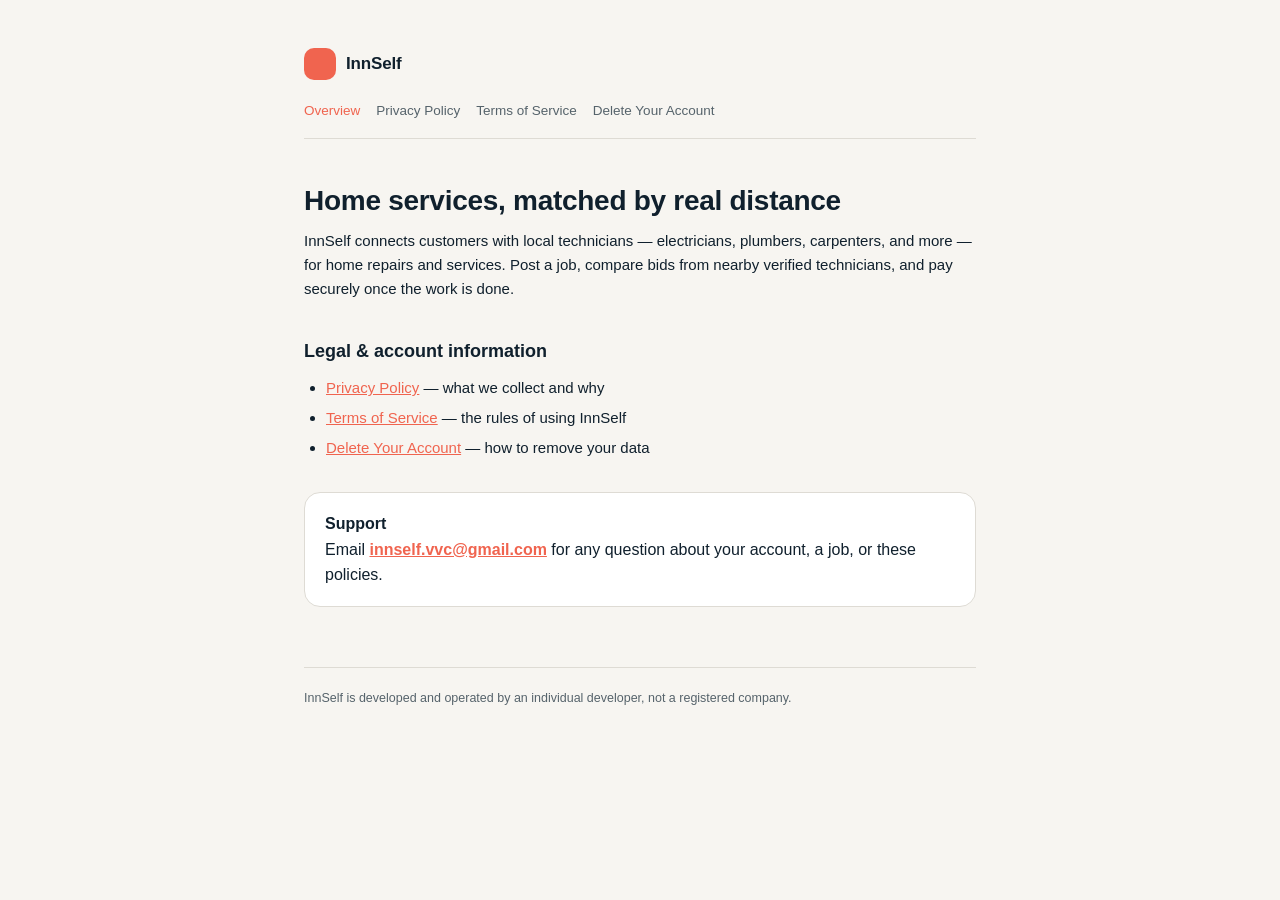
<file: docs/index.html>
<!doctype html>
<html lang="en">
<head>
<meta charset="utf-8">
<meta name="viewport" content="width=device-width, initial-scale=1">
<title>InnSelf</title>
<link rel="stylesheet" href="style.css">
</head>
<body>
<div class="wrap">

  <header class="top">
    <div class="mark"></div>
    <div class="name">InnSelf</div>
  </header>

  <nav class="pages">
    <a href="index.html" class="current">Overview</a>
    <a href="privacy.html">Privacy Policy</a>
    <a href="terms.html">Terms of Service</a>
    <a href="delete-account.html">Delete Your Account</a>
  </nav>

  <h1>Home services, matched by real distance</h1>
  <p>InnSelf connects customers with local technicians — electricians, plumbers, carpenters, and more — for home repairs and services. Post a job, compare bids from nearby verified technicians, and pay securely once the work is done.</p>

  <h2>Legal &amp; account information</h2>
  <ul>
    <li><a href="privacy.html">Privacy Policy</a> — what we collect and why</li>
    <li><a href="terms.html">Terms of Service</a> — the rules of using InnSelf</li>
    <li><a href="delete-account.html">Delete Your Account</a> — how to remove your data</li>
  </ul>

  <div class="contact-box">
    <strong>Support</strong><br>
    Email <a href="mailto:innself.vvc@gmail.com">innself.vvc@gmail.com</a> for any question about your account, a job, or these policies.
  </div>

  <footer class="page">InnSelf is developed and operated by an individual developer, not a registered company.</footer>
</div>
</body>
</html>
</file>
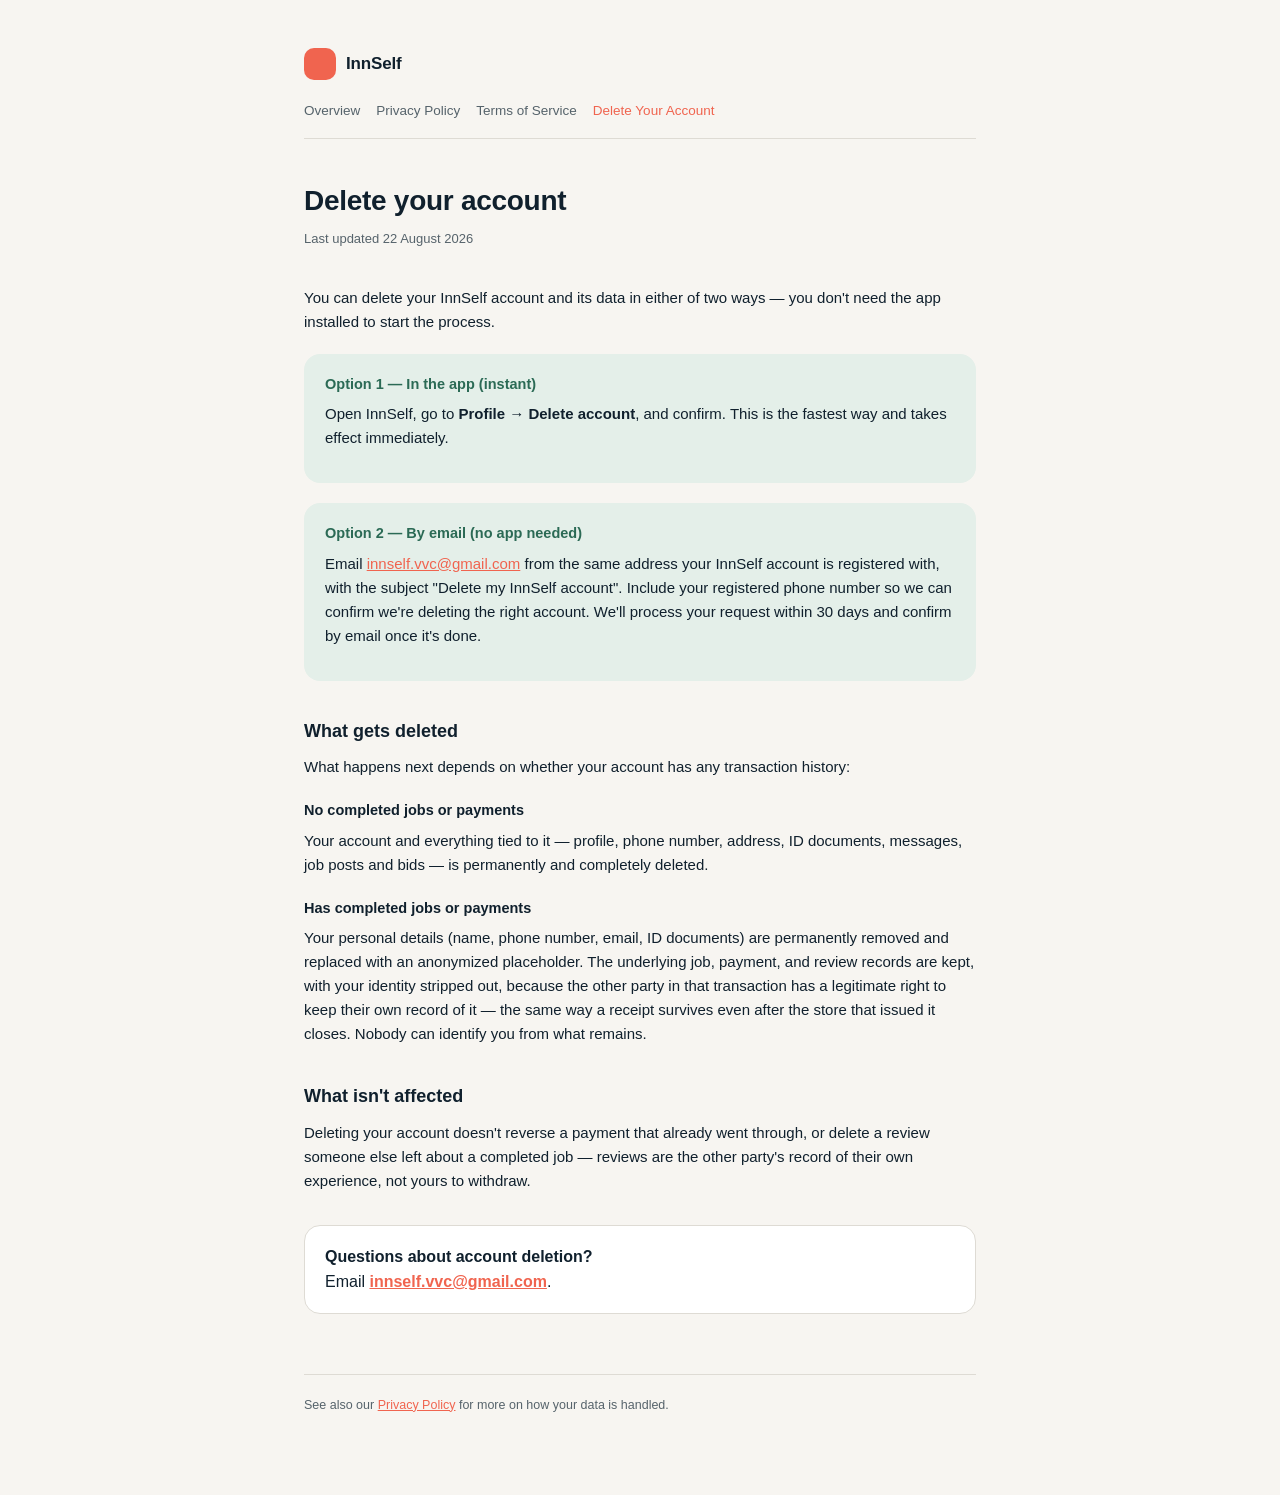
<file: docs/delete-account.html>
<!doctype html>
<html lang="en">
<head>
<meta charset="utf-8">
<meta name="viewport" content="width=device-width, initial-scale=1">
<title>Delete Your Account — InnSelf</title>
<link rel="stylesheet" href="style.css">
</head>
<body>
<div class="wrap">

  <header class="top">
    <div class="mark"></div>
    <div class="name">InnSelf</div>
  </header>

  <nav class="pages">
    <a href="index.html">Overview</a>
    <a href="privacy.html">Privacy Policy</a>
    <a href="terms.html">Terms of Service</a>
    <a href="delete-account.html" class="current">Delete Your Account</a>
  </nav>

  <h1>Delete your account</h1>
  <p class="updated">Last updated 22 August 2026</p>

  <p>You can delete your InnSelf account and its data in either of two ways — you don't need the app installed to start the process.</p>

  <div class="card action">
    <h3>Option 1 — In the app (instant)</h3>
    <p>Open InnSelf, go to <strong>Profile → Delete account</strong>, and confirm. This is the fastest way and takes effect immediately.</p>
  </div>

  <div class="card action">
    <h3>Option 2 — By email (no app needed)</h3>
    <p>Email <a href="mailto:innself.vvc@gmail.com?subject=Delete%20my%20InnSelf%20account">innself.vvc@gmail.com</a> from the same address your InnSelf account is registered with, with the subject "Delete my InnSelf account". Include your registered phone number so we can confirm we're deleting the right account. We'll process your request within 30 days and confirm by email once it's done.</p>
  </div>

  <h2>What gets deleted</h2>
  <p>What happens next depends on whether your account has any transaction history:</p>

  <h3>No completed jobs or payments</h3>
  <p>Your account and everything tied to it — profile, phone number, address, ID documents, messages, job posts and bids — is permanently and completely deleted.</p>

  <h3>Has completed jobs or payments</h3>
  <p>Your personal details (name, phone number, email, ID documents) are permanently removed and replaced with an anonymized placeholder. The underlying job, payment, and review records are kept, with your identity stripped out, because the other party in that transaction has a legitimate right to keep their own record of it — the same way a receipt survives even after the store that issued it closes. Nobody can identify you from what remains.</p>

  <h2>What isn't affected</h2>
  <p>Deleting your account doesn't reverse a payment that already went through, or delete a review someone else left about a completed job — reviews are the other party's record of their own experience, not yours to withdraw.</p>

  <div class="contact-box">
    <strong>Questions about account deletion?</strong><br>
    Email <a href="mailto:innself.vvc@gmail.com">innself.vvc@gmail.com</a>.
  </div>

  <footer class="page">See also our <a href="privacy.html">Privacy Policy</a> for more on how your data is handled.</footer>
</div>
</body>
</html>
</file>
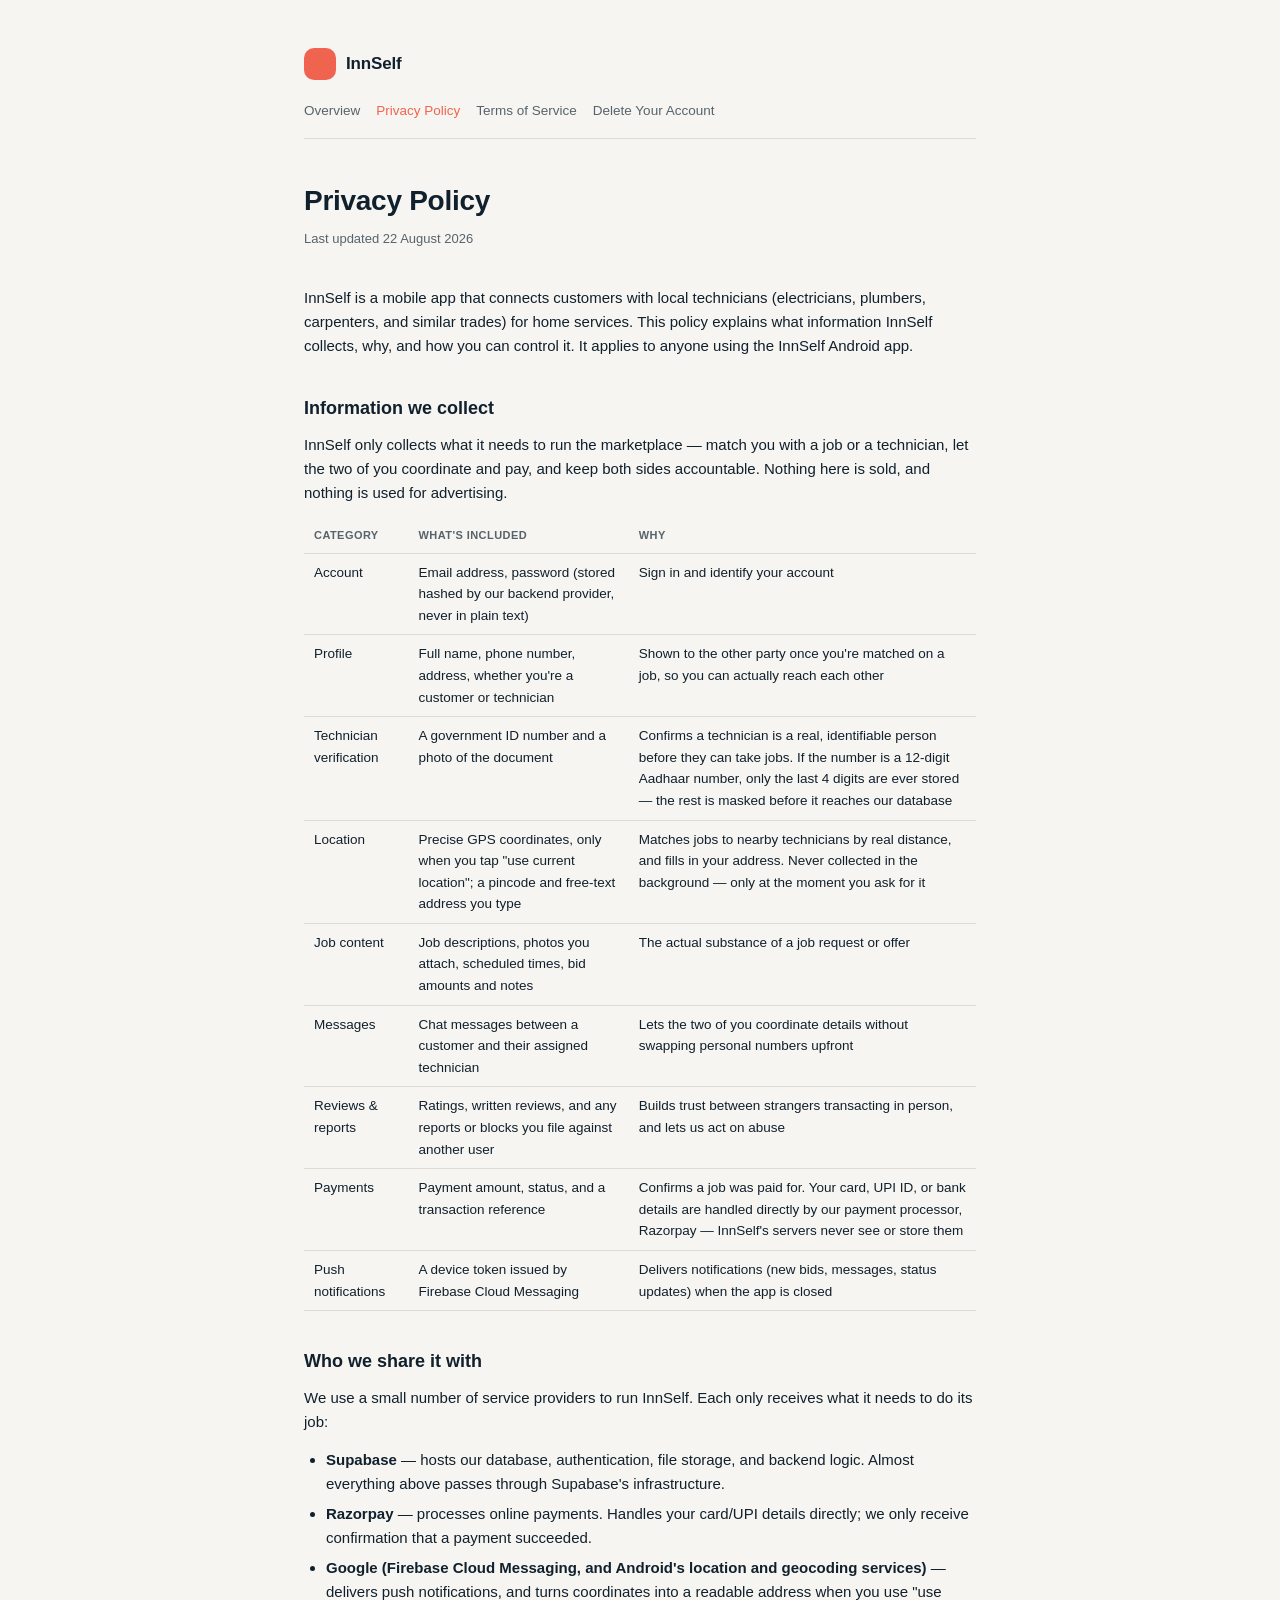
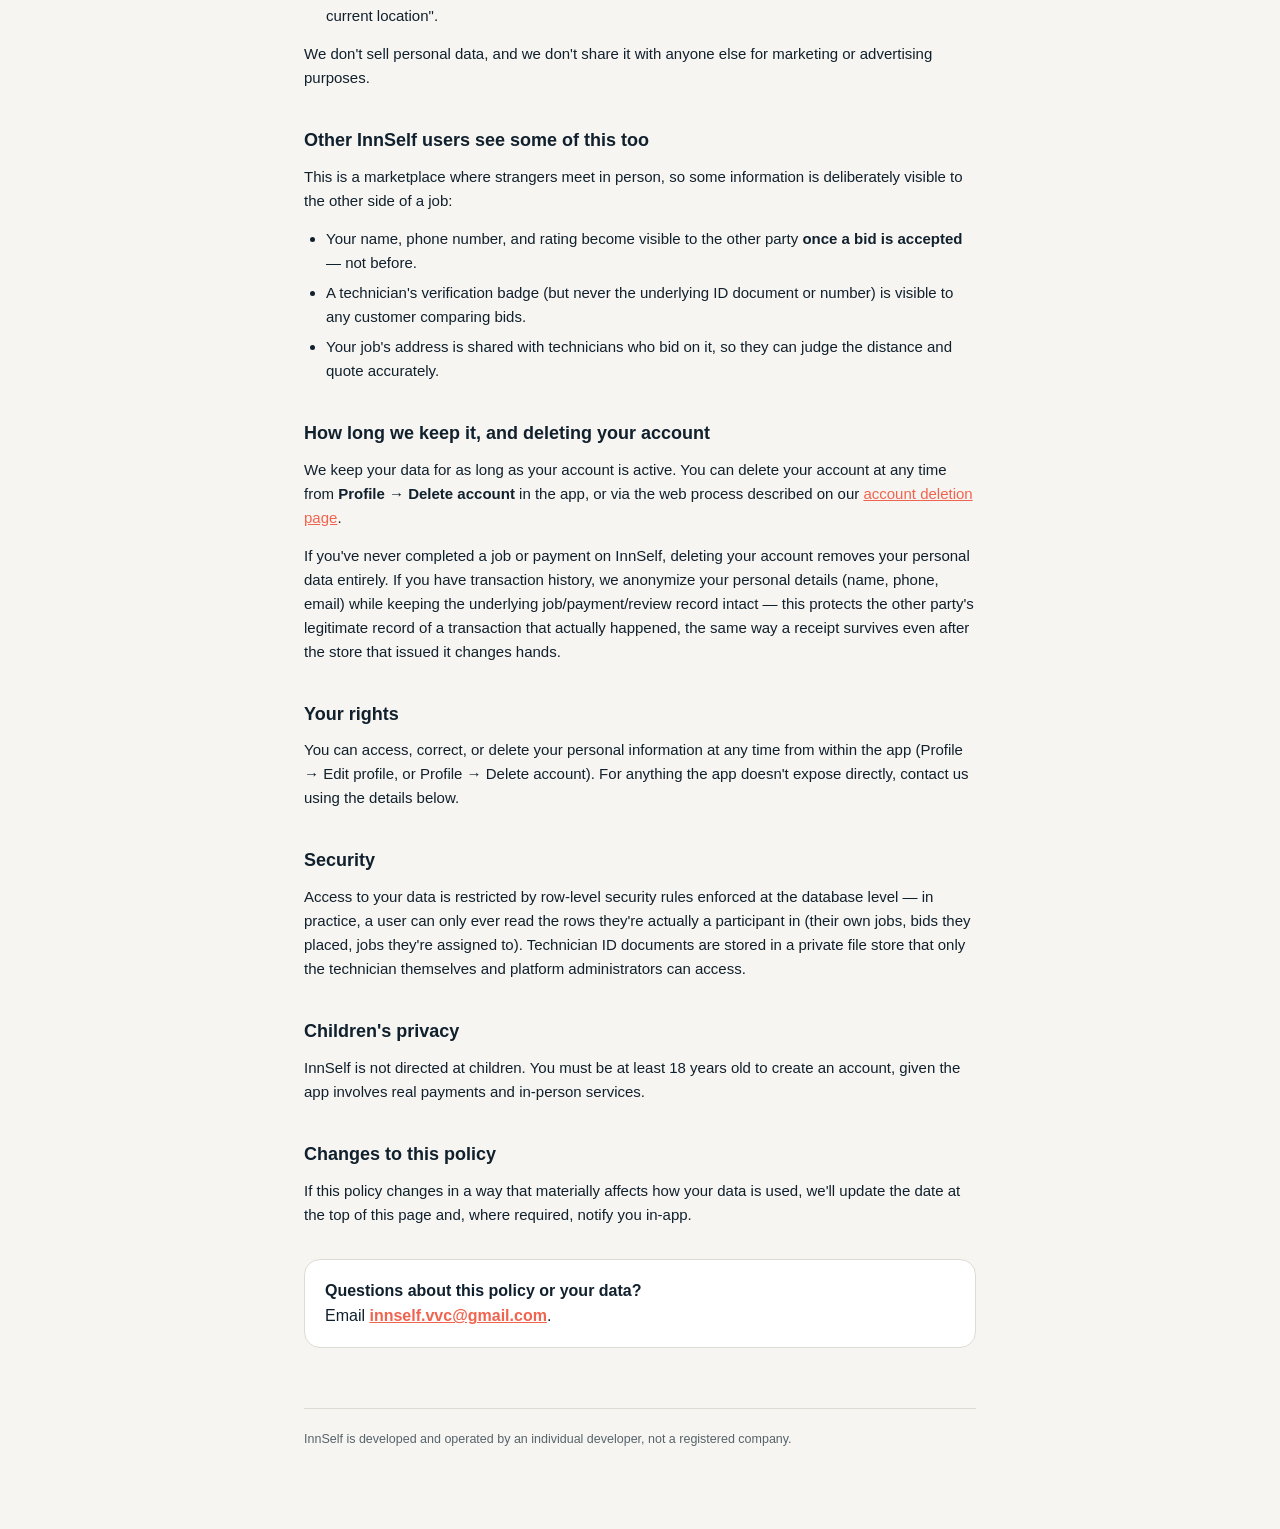
<file: docs/privacy.html>
<!doctype html>
<html lang="en">
<head>
<meta charset="utf-8">
<meta name="viewport" content="width=device-width, initial-scale=1">
<title>Privacy Policy — InnSelf</title>
<link rel="stylesheet" href="style.css">
</head>
<body>
<div class="wrap">

  <header class="top">
    <div class="mark"></div>
    <div class="name">InnSelf</div>
  </header>

  <nav class="pages">
    <a href="index.html">Overview</a>
    <a href="privacy.html" class="current">Privacy Policy</a>
    <a href="terms.html">Terms of Service</a>
    <a href="delete-account.html">Delete Your Account</a>
  </nav>

  <h1>Privacy Policy</h1>
  <p class="updated">Last updated 22 August 2026</p>

  <p>InnSelf is a mobile app that connects customers with local technicians (electricians, plumbers, carpenters, and similar trades) for home services. This policy explains what information InnSelf collects, why, and how you can control it. It applies to anyone using the InnSelf Android app.</p>

  <h2>Information we collect</h2>
  <p>InnSelf only collects what it needs to run the marketplace — match you with a job or a technician, let the two of you coordinate and pay, and keep both sides accountable. Nothing here is sold, and nothing is used for advertising.</p>

  <table>
    <tr><th>Category</th><th>What's included</th><th>Why</th></tr>
    <tr>
      <td>Account</td>
      <td>Email address, password (stored hashed by our backend provider, never in plain text)</td>
      <td>Sign in and identify your account</td>
    </tr>
    <tr>
      <td>Profile</td>
      <td>Full name, phone number, address, whether you're a customer or technician</td>
      <td>Shown to the other party once you're matched on a job, so you can actually reach each other</td>
    </tr>
    <tr>
      <td>Technician verification</td>
      <td>A government ID number and a photo of the document</td>
      <td>Confirms a technician is a real, identifiable person before they can take jobs. If the number is a 12-digit Aadhaar number, only the last 4 digits are ever stored — the rest is masked before it reaches our database</td>
    </tr>
    <tr>
      <td>Location</td>
      <td>Precise GPS coordinates, only when you tap "use current location"; a pincode and free-text address you type</td>
      <td>Matches jobs to nearby technicians by real distance, and fills in your address. Never collected in the background — only at the moment you ask for it</td>
    </tr>
    <tr>
      <td>Job content</td>
      <td>Job descriptions, photos you attach, scheduled times, bid amounts and notes</td>
      <td>The actual substance of a job request or offer</td>
    </tr>
    <tr>
      <td>Messages</td>
      <td>Chat messages between a customer and their assigned technician</td>
      <td>Lets the two of you coordinate details without swapping personal numbers upfront</td>
    </tr>
    <tr>
      <td>Reviews &amp; reports</td>
      <td>Ratings, written reviews, and any reports or blocks you file against another user</td>
      <td>Builds trust between strangers transacting in person, and lets us act on abuse</td>
    </tr>
    <tr>
      <td>Payments</td>
      <td>Payment amount, status, and a transaction reference</td>
      <td>Confirms a job was paid for. Your card, UPI ID, or bank details are handled directly by our payment processor, Razorpay — InnSelf's servers never see or store them</td>
    </tr>
    <tr>
      <td>Push notifications</td>
      <td>A device token issued by Firebase Cloud Messaging</td>
      <td>Delivers notifications (new bids, messages, status updates) when the app is closed</td>
    </tr>
  </table>

  <h2>Who we share it with</h2>
  <p>We use a small number of service providers to run InnSelf. Each only receives what it needs to do its job:</p>
  <ul>
    <li><strong>Supabase</strong> — hosts our database, authentication, file storage, and backend logic. Almost everything above passes through Supabase's infrastructure.</li>
    <li><strong>Razorpay</strong> — processes online payments. Handles your card/UPI details directly; we only receive confirmation that a payment succeeded.</li>
    <li><strong>Google (Firebase Cloud Messaging, and Android's location and geocoding services)</strong> — delivers push notifications, and turns coordinates into a readable address when you use "use current location".</li>
  </ul>
  <p>We don't sell personal data, and we don't share it with anyone else for marketing or advertising purposes.</p>

  <h2>Other InnSelf users see some of this too</h2>
  <p>This is a marketplace where strangers meet in person, so some information is deliberately visible to the other side of a job:</p>
  <ul>
    <li>Your name, phone number, and rating become visible to the other party <strong>once a bid is accepted</strong> — not before.</li>
    <li>A technician's verification badge (but never the underlying ID document or number) is visible to any customer comparing bids.</li>
    <li>Your job's address is shared with technicians who bid on it, so they can judge the distance and quote accurately.</li>
  </ul>

  <h2>How long we keep it, and deleting your account</h2>
  <p>We keep your data for as long as your account is active. You can delete your account at any time from <strong>Profile → Delete account</strong> in the app, or via the web process described on our <a href="delete-account.html">account deletion page</a>.</p>
  <p>If you've never completed a job or payment on InnSelf, deleting your account removes your personal data entirely. If you have transaction history, we anonymize your personal details (name, phone, email) while keeping the underlying job/payment/review record intact — this protects the other party's legitimate record of a transaction that actually happened, the same way a receipt survives even after the store that issued it changes hands.</p>

  <h2>Your rights</h2>
  <p>You can access, correct, or delete your personal information at any time from within the app (Profile → Edit profile, or Profile → Delete account). For anything the app doesn't expose directly, contact us using the details below.</p>

  <h2>Security</h2>
  <p>Access to your data is restricted by row-level security rules enforced at the database level — in practice, a user can only ever read the rows they're actually a participant in (their own jobs, bids they placed, jobs they're assigned to). Technician ID documents are stored in a private file store that only the technician themselves and platform administrators can access.</p>

  <h2>Children's privacy</h2>
  <p>InnSelf is not directed at children. You must be at least 18 years old to create an account, given the app involves real payments and in-person services.</p>

  <h2>Changes to this policy</h2>
  <p>If this policy changes in a way that materially affects how your data is used, we'll update the date at the top of this page and, where required, notify you in-app.</p>

  <div class="contact-box">
    <strong>Questions about this policy or your data?</strong><br>
    Email <a href="mailto:innself.vvc@gmail.com">innself.vvc@gmail.com</a>.
  </div>

  <footer class="page">InnSelf is developed and operated by an individual developer, not a registered company.</footer>
</div>
</body>
</html>
</file>
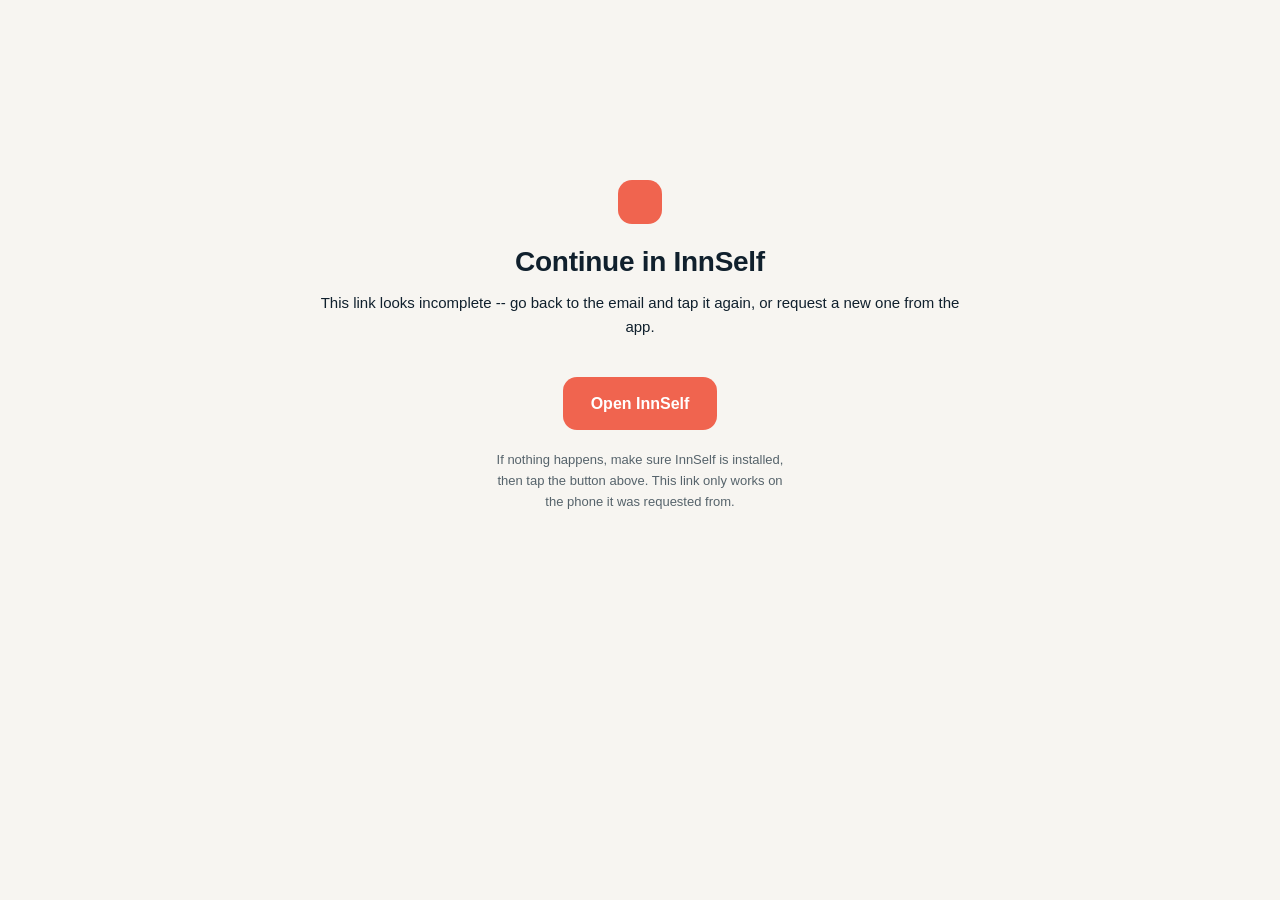
<file: docs/reset-callback.html>
<!doctype html>
<html lang="en">
<head>
<meta charset="utf-8">
<meta name="viewport" content="width=device-width, initial-scale=1">
<title>Continue in InnSelf</title>
<link rel="stylesheet" href="style.css">
<style>
  .wrap { display: flex; flex-direction: column; align-items: center; text-align: center; padding-top: 20vh; }
  .btn {
    display: inline-block;
    margin-top: 24px;
    padding: 14px 28px;
    background: var(--coral);
    color: #fff;
    font-weight: 700;
    border-radius: 14px;
    text-decoration: none;
  }
  .hint { margin-top: 20px; font-size: 13px; color: var(--ink-soft); max-width: 40ch; }
</style>
</head>
<body>
<div class="wrap">
  <div class="mark" style="width:44px;height:44px;border-radius:14px;background:var(--coral);"></div>
  <h1 style="margin-top:16px;">Continue in InnSelf</h1>
  <p id="status">Opening the app&hellip;</p>
  <a id="open-link" class="btn" href="#">Open InnSelf</a>
  <p class="hint">If nothing happens, make sure InnSelf is installed, then tap the button above. This link only works on the phone it was requested from.</p>
</div>
<script>
  // Supabase's PKCE flow (its default, and what this app uses) hands
  // recovery back as a one-time ?code=... QUERY PARAMETER, not the
  // older implicit-flow #access_token=... fragment. Carried through
  // unchanged to the app's own innself:// scheme, which
  // supabase_flutter's bundled deep-link handling exchanges for a
  // session from there. Routed through this real page rather than a
  // server-side redirect straight to innself:// because Gmail's own
  // link-wrapper (google.com/url?q=...) doesn't reliably forward a raw
  // redirect to a non-http(s) scheme -- an actual page with a tappable
  // link works everywhere a bare redirect doesn't.
  var params = window.location.search || '';
  var target = 'innself://reset-callback' + params;
  document.getElementById('open-link').href = target;

  if (params.indexOf('code=') === -1) {
    document.getElementById('status').textContent =
      "This link looks incomplete -- go back to the email and tap it again, or request a new one from the app.";
  } else {
    // Auto-attempt still helps on browsers that allow it; the visible
    // button above is the reliable fallback for the ones that don't.
    window.location.href = target;
  }
</script>
</body>
</html>
</file>
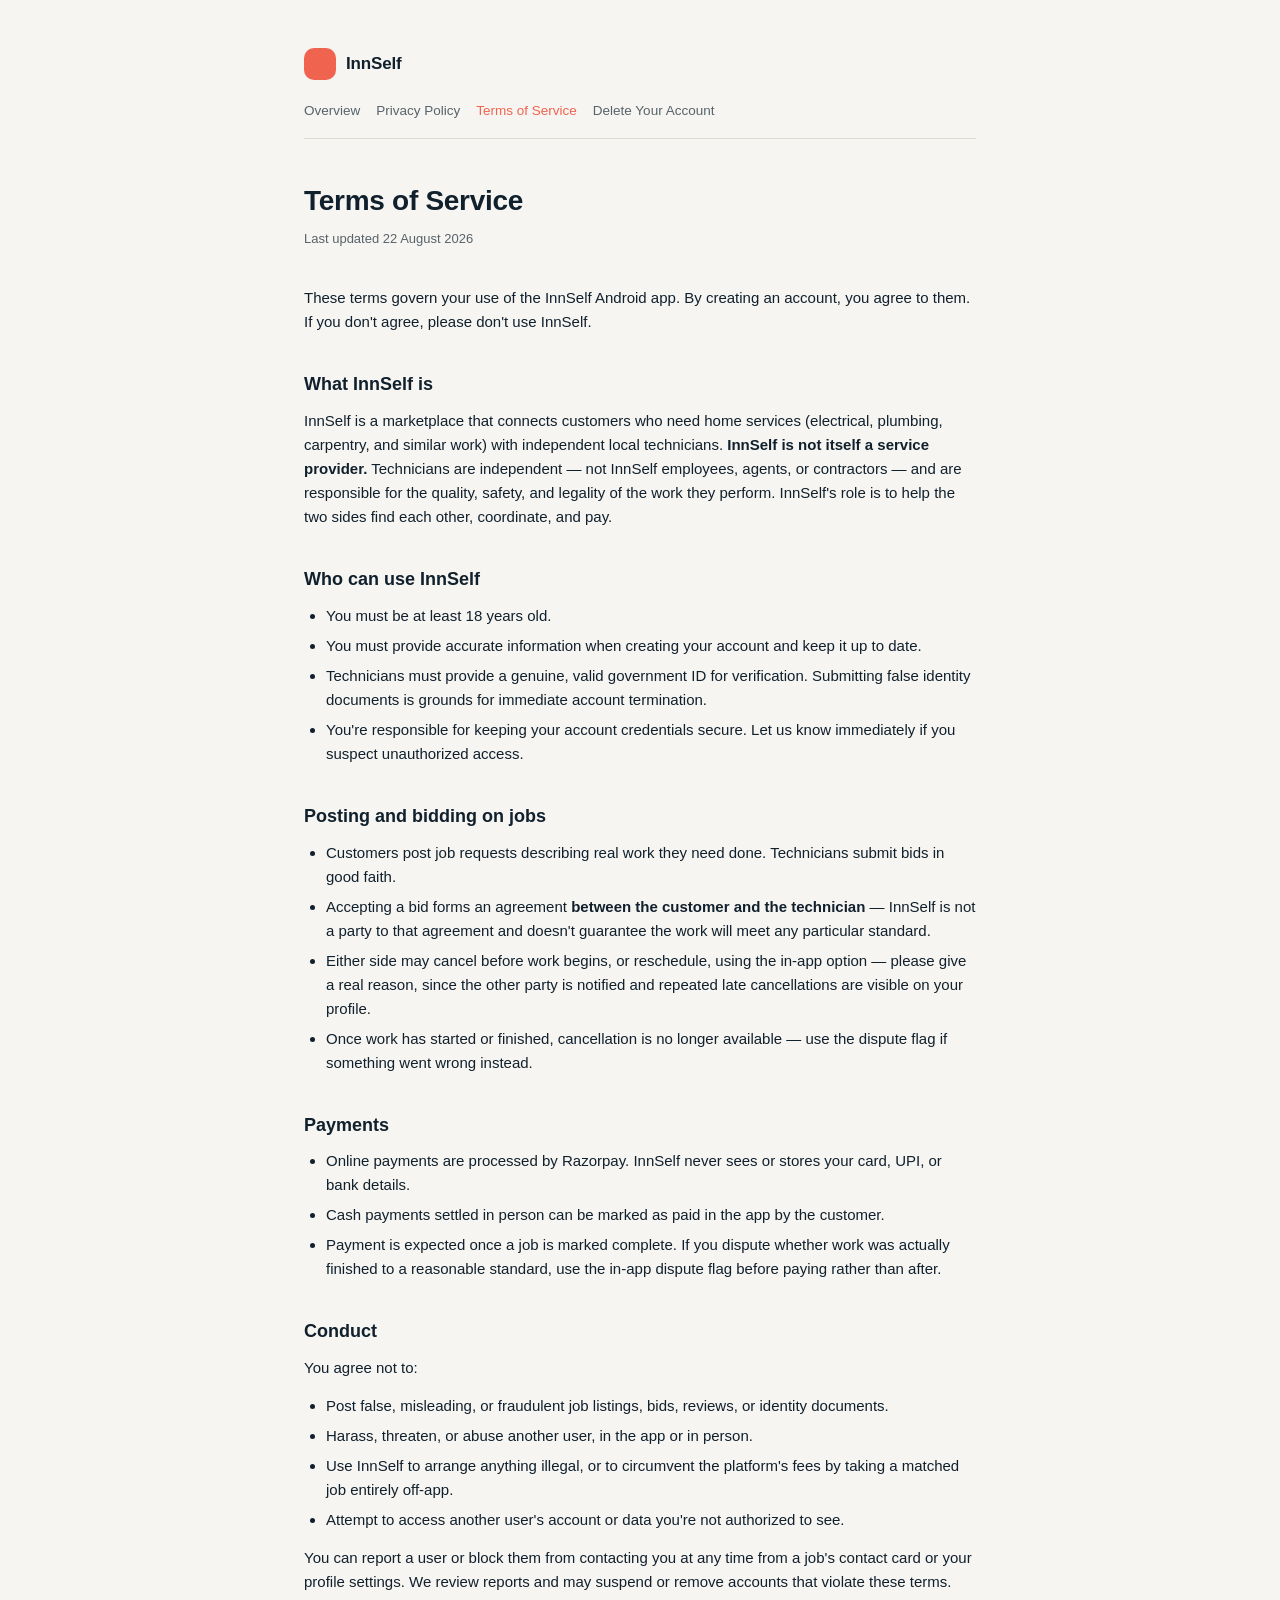
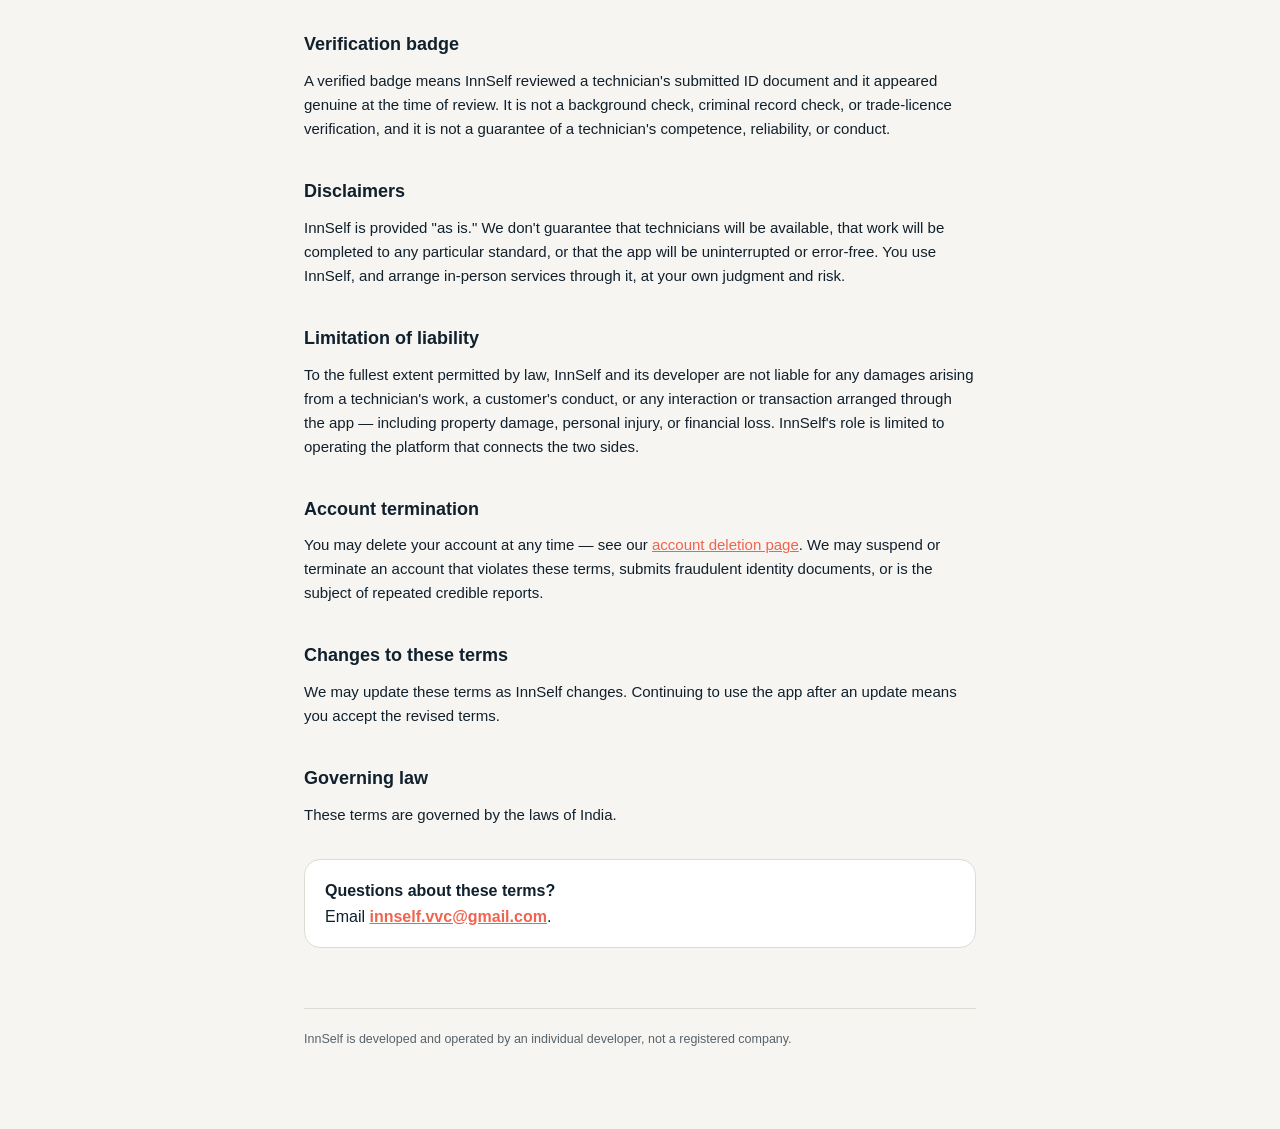
<file: docs/terms.html>
<!doctype html>
<html lang="en">
<head>
<meta charset="utf-8">
<meta name="viewport" content="width=device-width, initial-scale=1">
<title>Terms of Service — InnSelf</title>
<link rel="stylesheet" href="style.css">
</head>
<body>
<div class="wrap">

  <header class="top">
    <div class="mark"></div>
    <div class="name">InnSelf</div>
  </header>

  <nav class="pages">
    <a href="index.html">Overview</a>
    <a href="privacy.html">Privacy Policy</a>
    <a href="terms.html" class="current">Terms of Service</a>
    <a href="delete-account.html">Delete Your Account</a>
  </nav>

  <h1>Terms of Service</h1>
  <p class="updated">Last updated 22 August 2026</p>

  <p>These terms govern your use of the InnSelf Android app. By creating an account, you agree to them. If you don't agree, please don't use InnSelf.</p>

  <h2>What InnSelf is</h2>
  <p>InnSelf is a marketplace that connects customers who need home services (electrical, plumbing, carpentry, and similar work) with independent local technicians. <strong>InnSelf is not itself a service provider.</strong> Technicians are independent — not InnSelf employees, agents, or contractors — and are responsible for the quality, safety, and legality of the work they perform. InnSelf's role is to help the two sides find each other, coordinate, and pay.</p>

  <h2>Who can use InnSelf</h2>
  <ul>
    <li>You must be at least 18 years old.</li>
    <li>You must provide accurate information when creating your account and keep it up to date.</li>
    <li>Technicians must provide a genuine, valid government ID for verification. Submitting false identity documents is grounds for immediate account termination.</li>
    <li>You're responsible for keeping your account credentials secure. Let us know immediately if you suspect unauthorized access.</li>
  </ul>

  <h2>Posting and bidding on jobs</h2>
  <ul>
    <li>Customers post job requests describing real work they need done. Technicians submit bids in good faith.</li>
    <li>Accepting a bid forms an agreement <strong>between the customer and the technician</strong> — InnSelf is not a party to that agreement and doesn't guarantee the work will meet any particular standard.</li>
    <li>Either side may cancel before work begins, or reschedule, using the in-app option — please give a real reason, since the other party is notified and repeated late cancellations are visible on your profile.</li>
    <li>Once work has started or finished, cancellation is no longer available — use the dispute flag if something went wrong instead.</li>
  </ul>

  <h2>Payments</h2>
  <ul>
    <li>Online payments are processed by Razorpay. InnSelf never sees or stores your card, UPI, or bank details.</li>
    <li>Cash payments settled in person can be marked as paid in the app by the customer.</li>
    <li>Payment is expected once a job is marked complete. If you dispute whether work was actually finished to a reasonable standard, use the in-app dispute flag before paying rather than after.</li>
  </ul>

  <h2>Conduct</h2>
  <p>You agree not to:</p>
  <ul>
    <li>Post false, misleading, or fraudulent job listings, bids, reviews, or identity documents.</li>
    <li>Harass, threaten, or abuse another user, in the app or in person.</li>
    <li>Use InnSelf to arrange anything illegal, or to circumvent the platform's fees by taking a matched job entirely off-app.</li>
    <li>Attempt to access another user's account or data you're not authorized to see.</li>
  </ul>
  <p>You can report a user or block them from contacting you at any time from a job's contact card or your profile settings. We review reports and may suspend or remove accounts that violate these terms.</p>

  <h2>Verification badge</h2>
  <p>A verified badge means InnSelf reviewed a technician's submitted ID document and it appeared genuine at the time of review. It is not a background check, criminal record check, or trade-licence verification, and it is not a guarantee of a technician's competence, reliability, or conduct.</p>

  <h2>Disclaimers</h2>
  <p>InnSelf is provided "as is." We don't guarantee that technicians will be available, that work will be completed to any particular standard, or that the app will be uninterrupted or error-free. You use InnSelf, and arrange in-person services through it, at your own judgment and risk.</p>

  <h2>Limitation of liability</h2>
  <p>To the fullest extent permitted by law, InnSelf and its developer are not liable for any damages arising from a technician's work, a customer's conduct, or any interaction or transaction arranged through the app — including property damage, personal injury, or financial loss. InnSelf's role is limited to operating the platform that connects the two sides.</p>

  <h2>Account termination</h2>
  <p>You may delete your account at any time — see our <a href="delete-account.html">account deletion page</a>. We may suspend or terminate an account that violates these terms, submits fraudulent identity documents, or is the subject of repeated credible reports.</p>

  <h2>Changes to these terms</h2>
  <p>We may update these terms as InnSelf changes. Continuing to use the app after an update means you accept the revised terms.</p>

  <h2>Governing law</h2>
  <p>These terms are governed by the laws of India.</p>

  <div class="contact-box">
    <strong>Questions about these terms?</strong><br>
    Email <a href="mailto:innself.vvc@gmail.com">innself.vvc@gmail.com</a>.
  </div>

  <footer class="page">InnSelf is developed and operated by an individual developer, not a registered company.</footer>
</div>
</body>
</html>
</file>
<file: docs/style.css>
:root {
  --paper: #F7F5F1;
  --card: #FFFFFF;
  --ink: #10202D;
  --ink-soft: #56636B;
  --coral: #F0644F;
  --line: #DEDBD4;
  --moss: #2B6A55;
  --moss-bg: #E4EFE9;
}

@media (prefers-color-scheme: dark) {
  :root {
    --paper: #0E1720;
    --card: #172530;
    --ink: #ECE7DC;
    --ink-soft: #9AA9AC;
    --coral: #F5806B;
    --line: #2A3944;
    --moss: #6FBE9E;
    --moss-bg: #16332A;
  }
}

* { box-sizing: border-box; }

body {
  margin: 0;
  background: var(--paper);
  color: var(--ink);
  font-family: -apple-system, BlinkMacSystemFont, "Segoe UI", Roboto, "Helvetica Neue", Arial, sans-serif;
  line-height: 1.6;
  font-size: 16px;
}

.wrap {
  max-width: 720px;
  margin: 0 auto;
  padding: 48px 24px 80px;
}

header.top {
  display: flex;
  align-items: center;
  gap: 10px;
  margin-bottom: 8px;
}

header.top .mark {
  width: 32px;
  height: 32px;
  border-radius: 10px;
  background: var(--coral);
  flex-shrink: 0;
}

header.top .name {
  font-weight: 700;
  font-size: 17px;
  letter-spacing: -0.01em;
}

nav.pages {
  display: flex;
  gap: 16px;
  margin: 20px 0 40px;
  padding-bottom: 16px;
  border-bottom: 1px solid var(--line);
  font-size: 13.5px;
}

nav.pages a {
  color: var(--ink-soft);
  text-decoration: none;
}

nav.pages a.current, nav.pages a:hover {
  color: var(--coral);
}

h1 {
  font-size: 28px;
  font-weight: 700;
  letter-spacing: -0.01em;
  margin: 0 0 6px;
}

.updated {
  font-size: 13px;
  color: var(--ink-soft);
  margin-bottom: 36px;
}

h2 {
  font-size: 18px;
  font-weight: 700;
  margin: 36px 0 10px;
}

h3 {
  font-size: 14.5px;
  font-weight: 700;
  margin: 20px 0 6px;
}

p, li {
  color: var(--ink);
  font-size: 15px;
}

p { margin: 0 0 14px; }

ul, ol { margin: 0 0 14px; padding-left: 22px; }
li { margin-bottom: 6px; }

a { color: var(--coral); }

table {
  width: 100%;
  border-collapse: collapse;
  margin: 12px 0 20px;
  font-size: 13.5px;
}

th, td {
  text-align: left;
  padding: 8px 10px;
  border-bottom: 1px solid var(--line);
  vertical-align: top;
}

th {
  font-size: 11px;
  text-transform: uppercase;
  letter-spacing: 0.04em;
  color: var(--ink-soft);
  font-weight: 600;
}

.card {
  background: var(--card);
  border: 1px solid var(--line);
  border-radius: 16px;
  padding: 18px 20px;
  margin: 20px 0;
}

.card.action {
  background: var(--moss-bg);
  border-color: transparent;
}

.card.action h3 {
  margin-top: 0;
  color: var(--moss);
}

.contact-box {
  background: var(--card);
  border: 1px solid var(--line);
  border-radius: 16px;
  padding: 18px 20px;
  margin-top: 32px;
}

.contact-box a { font-weight: 600; }

footer.page {
  margin-top: 60px;
  padding-top: 20px;
  border-top: 1px solid var(--line);
  font-size: 12.5px;
  color: var(--ink-soft);
}
</file>
